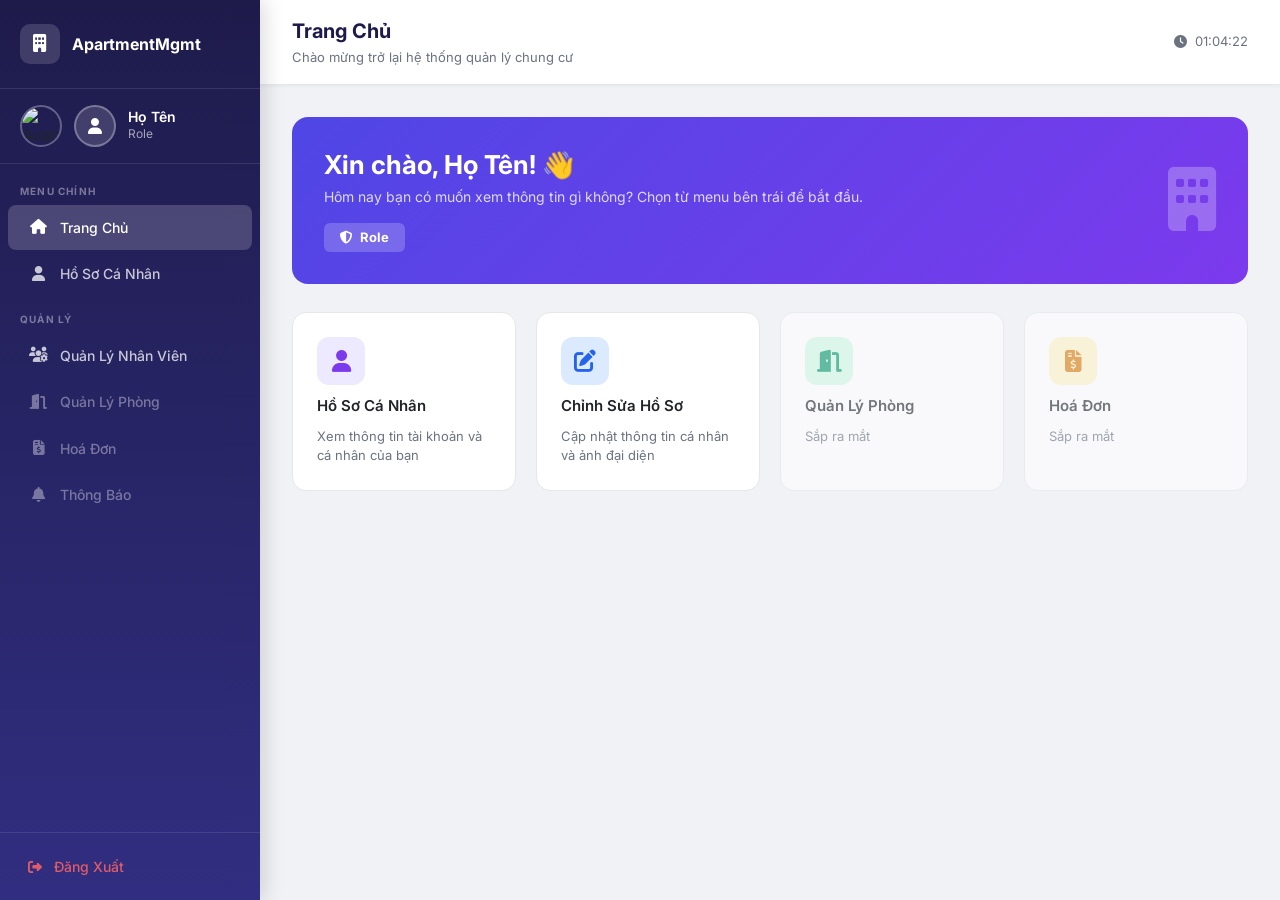
<file: src/main/resources/templates/home/index.html>
<!DOCTYPE html>
<html lang="vi" xmlns:th="http://www.thymeleaf.org">

<head>
    <meta charset="UTF-8">
    <meta name="viewport" content="width=device-width, initial-scale=1.0">
    <title>Trang Chủ | ApartmentManagement</title>
    <link href="https://cdn.jsdelivr.net/npm/bootstrap@5.3.2/dist/css/bootstrap.min.css" rel="stylesheet">
    <link href="https://cdnjs.cloudflare.com/ajax/libs/font-awesome/6.4.0/css/all.min.css" rel="stylesheet">
    <link href="https://fonts.googleapis.com/css2?family=Inter:wght@300;400;500;600;700&display=swap" rel="stylesheet">
    <link th:href="@{/css/style.css}" rel="stylesheet">
    <style>
        body {
            font-family: 'Inter', sans-serif;
            background: #f0f2f5;
            margin: 0;
        }

        /* ===== SIDEBAR ===== */
        .sidebar {
            width: 260px;
            min-height: 100vh;
            background: linear-gradient(180deg, #1e1b4b 0%, #312e81 100%);
            position: fixed;
            top: 0;
            left: 0;
            display: flex;
            flex-direction: column;
            z-index: 100;
            box-shadow: 4px 0 20px rgba(0, 0, 0, 0.15);
            transition: transform 0.3s ease;
        }

        .sidebar-brand {
            padding: 24px 20px;
            border-bottom: 1px solid rgba(255, 255, 255, 0.1);
            display: flex;
            align-items: center;
            gap: 12px;
            text-decoration: none;
        }

        .sidebar-brand-icon {
            width: 40px;
            height: 40px;
            background: rgba(255, 255, 255, 0.15);
            border-radius: 10px;
            display: flex;
            align-items: center;
            justify-content: center;
            font-size: 18px;
            color: white;
        }

        .sidebar-brand-text {
            color: white;
            font-weight: 700;
            font-size: 16px;
        }

        /* User info block */
        .sidebar-user {
            padding: 16px 20px;
            display: flex;
            align-items: center;
            gap: 12px;
            border-bottom: 1px solid rgba(255, 255, 255, 0.1);
        }

        .sidebar-avatar {
            width: 42px;
            height: 42px;
            border-radius: 50%;
            object-fit: cover;
            border: 2px solid rgba(255, 255, 255, 0.3);
        }

        .sidebar-avatar-placeholder {
            width: 42px;
            height: 42px;
            border-radius: 50%;
            background: rgba(255, 255, 255, 0.15);
            display: flex;
            align-items: center;
            justify-content: center;
            color: white;
            font-size: 16px;
            border: 2px solid rgba(255, 255, 255, 0.3);
        }

        .sidebar-user-name {
            color: white;
            font-weight: 600;
            font-size: 14px;
            line-height: 1.2;
        }

        .sidebar-user-role {
            color: rgba(255, 255, 255, 0.6);
            font-size: 12px;
        }

        /* Nav items */
        .sidebar-nav {
            flex: 1;
            padding: 12px 0;
        }

        .sidebar-section-label {
            padding: 8px 20px 4px;
            font-size: 10px;
            font-weight: 700;
            letter-spacing: 1.2px;
            text-transform: uppercase;
            color: rgba(255, 255, 255, 0.4);
        }

        .sidebar-nav-item {
            display: flex;
            align-items: center;
            gap: 12px;
            padding: 11px 20px;
            color: rgba(255, 255, 255, 0.75);
            text-decoration: none;
            font-size: 14px;
            font-weight: 500;
            border-radius: 0;
            transition: all 0.2s;
            margin: 2px 8px;
            border-radius: 8px;
        }

        .sidebar-nav-item:hover {
            background: rgba(255, 255, 255, 0.12);
            color: white;
            transform: translateX(3px);
        }

        .sidebar-nav-item.active {
            background: rgba(255, 255, 255, 0.18);
            color: white;
        }

        .sidebar-nav-item .nav-icon {
            width: 20px;
            text-align: center;
            font-size: 15px;
        }

        /* Sidebar footer */
        .sidebar-footer {
            padding: 12px 8px;
            border-top: 1px solid rgba(255, 255, 255, 0.1);
        }

        .sidebar-logout {
            display: flex;
            align-items: center;
            gap: 12px;
            padding: 11px 20px;
            color: rgba(255, 100, 100, 0.85);
            text-decoration: none;
            font-size: 14px;
            font-weight: 500;
            border-radius: 8px;
            transition: all 0.2s;
        }

        .sidebar-logout:hover {
            background: rgba(255, 100, 100, 0.12);
            color: #ff6b6b;
        }

        /* ===== MAIN CONTENT ===== */
        .main-content {
            margin-left: 260px;
            min-height: 100vh;
            display: flex;
            flex-direction: column;
        }

        /* Top bar */
        .topbar {
            background: white;
            padding: 16px 32px;
            display: flex;
            align-items: center;
            justify-content: space-between;
            border-bottom: 1px solid #e5e7eb;
            box-shadow: 0 1px 4px rgba(0, 0, 0, 0.05);
        }

        .topbar-title {
            font-size: 20px;
            font-weight: 700;
            color: #1e1b4b;
        }

        .topbar-subtitle {
            font-size: 13px;
            color: #6b7280;
            margin-top: 2px;
        }

        .topbar-right {
            display: flex;
            align-items: center;
            gap: 12px;
        }

        .topbar-time {
            font-size: 13px;
            color: #6b7280;
        }

        /* Page body */
        .page-body {
            padding: 32px;
            flex: 1;
        }

        /* Welcome card */
        .welcome-card {
            background: linear-gradient(135deg, #4f46e5 0%, #7c3aed 100%);
            border-radius: 16px;
            padding: 32px;
            color: white;
            margin-bottom: 28px;
            display: flex;
            align-items: center;
            justify-content: space-between;
        }

        .welcome-card h2 {
            font-size: 26px;
            font-weight: 700;
            margin-bottom: 6px;
        }

        .welcome-card p {
            color: rgba(255, 255, 255, 0.8);
            font-size: 14px;
            margin: 0;
        }

        .welcome-icon {
            font-size: 64px;
            opacity: 0.25;
        }

        /* Quick action cards */
        .quick-actions {
            display: grid;
            grid-template-columns: repeat(auto-fill, minmax(220px, 1fr));
            gap: 20px;
            margin-bottom: 28px;
        }

        .action-card {
            background: white;
            border-radius: 14px;
            padding: 24px;
            display: flex;
            flex-direction: column;
            gap: 12px;
            text-decoration: none;
            color: inherit;
            border: 1px solid #e5e7eb;
            transition: all 0.2s;
            cursor: pointer;
        }

        .action-card:hover {
            transform: translateY(-3px);
            box-shadow: 0 8px 24px rgba(0, 0, 0, 0.1);
            color: inherit;
        }

        .action-card-icon {
            width: 48px;
            height: 48px;
            border-radius: 12px;
            display: flex;
            align-items: center;
            justify-content: center;
            font-size: 22px;
        }

        .action-card h5 {
            font-size: 15px;
            font-weight: 600;
            margin: 0;
        }

        .action-card p {
            font-size: 13px;
            color: #6b7280;
            margin: 0;
        }

        /* Responsive */
        @media (max-width: 768px) {
            .sidebar {
                transform: translateX(-100%);
            }

            .main-content {
                margin-left: 0;
            }
        }
    </style>
</head>

<body>

    <!-- ===== SIDEBAR ===== -->
    <div class="sidebar">
        <!-- Logo -->
        <a class="sidebar-brand" th:href="@{/home}">
            <div class="sidebar-brand-icon"><i class="fas fa-building"></i></div>
            <span class="sidebar-brand-text">ApartmentMgmt</span>
        </a>

        <!-- User info -->
        <div class="sidebar-user">
            <img th:if="${session.loggedUser != null and session.loggedUser.avatar != null and !#strings.isEmpty(session.loggedUser.avatar)}"
                th:src="${session.loggedUser.avatar}" class="sidebar-avatar" alt="Avatar">
            <div th:unless="${session.loggedUser != null and session.loggedUser.avatar != null and !#strings.isEmpty(session.loggedUser.avatar)}"
                class="sidebar-avatar-placeholder">
                <i class="fas fa-user"></i>
            </div>
            <div>
                <div class="sidebar-user-name"
                    th:text="${session.loggedUser != null ? session.loggedUser.fullName : ''}">Họ Tên</div>
                <div class="sidebar-user-role"
                    th:text="${session.loggedUser != null ? session.loggedUser.role.roleName : ''}">Role</div>
            </div>
        </div>

        <!-- Navigation -->
        <nav class="sidebar-nav">
            <div class="sidebar-section-label">Menu chính</div>

            <a th:href="@{/home}" class="sidebar-nav-item active">
                <span class="nav-icon"><i class="fas fa-home"></i></span>
                Trang Chủ
            </a>

            <a th:href="@{/profile}" class="sidebar-nav-item">
                <span class="nav-icon"><i class="fas fa-user"></i></span>
                Hồ Sơ Cá Nhân
            </a>


            <!-- Placeholder items - sẽ bổ sung sau -->
            <div class="sidebar-section-label" style="margin-top:8px">Quản lý</div>

            <!-- Chỉ hiển thị cho Admin và Manager -->
            <a th:if="${session.loggedUser.role.roleName == 'Admin' or session.loggedUser.role.roleName == 'Manager'}"
                th:href="@{/admin/staff}" class="sidebar-nav-item">
                <span class="nav-icon"><i class="fas fa-users-cog"></i></span>
                Quản Lý Nhân Viên
            </a>

            <a href="#" class="sidebar-nav-item" style="opacity:0.5; cursor:not-allowed">
                <span class="nav-icon"><i class="fas fa-door-open"></i></span>
                Quản Lý Phòng
            </a>

            <a href="#" class="sidebar-nav-item" style="opacity:0.5; cursor:not-allowed">
                <span class="nav-icon"><i class="fas fa-file-invoice-dollar"></i></span>
                Hoá Đơn
            </a>

            <a href="#" class="sidebar-nav-item" style="opacity:0.5; cursor:not-allowed">
                <span class="nav-icon"><i class="fas fa-bell"></i></span>
                Thông Báo
            </a>
        </nav>

        <!-- Logout -->
        <div class="sidebar-footer">
            <a th:href="@{/logout}" class="sidebar-logout">
                <span class="nav-icon"><i class="fas fa-sign-out-alt"></i></span>
                Đăng Xuất
            </a>
        </div>
    </div>
    <!-- ===== END SIDEBAR ===== -->

    <!-- ===== MAIN CONTENT ===== -->
    <div class="main-content">
        <!-- Topbar -->
        <div class="topbar">
            <div>
                <div class="topbar-title">Trang Chủ</div>
                <div class="topbar-subtitle">Chào mừng trở lại hệ thống quản lý chung cư</div>
            </div>
            <div class="topbar-right">
                <span class="topbar-time"><i class="fas fa-clock me-1"></i>
                    <span id="clock"></span>
                </span>
            </div>
        </div>

        <!-- Page body -->
        <div class="page-body">

            <!-- Welcome banner -->
            <div class="welcome-card">
                <div>
                    <h2>Xin chào, <span th:text="${user.fullName}">Họ Tên</span>! 👋</h2>
                    <p>Hôm nay bạn có muốn xem thông tin gì không? Chọn từ menu bên trái để bắt đầu.</p>

                    <!-- Role badge -->
                    <span class="badge mt-3 px-3 py-2" style="font-size:13px; background:rgba(255,255,255,0.2)">
                        <i class="fas fa-shield-alt me-1"></i>
                        <span th:text="${user.role.roleName}">Role</span>
                    </span>
                </div>
                <div class="welcome-icon">
                    <i class="fas fa-building"></i>
                </div>
            </div>

            <!-- Quick actions -->
            <div class="quick-actions">
                <a th:href="@{/profile}" class="action-card">
                    <div class="action-card-icon" style="background:#ede9fe; color:#7c3aed">
                        <i class="fas fa-user"></i>
                    </div>
                    <h5>Hồ Sơ Cá Nhân</h5>
                    <p>Xem thông tin tài khoản và cá nhân của bạn</p>
                </a>

                <a th:href="@{/profile/edit}" class="action-card">
                    <div class="action-card-icon" style="background:#dbeafe; color:#2563eb">
                        <i class="fas fa-edit"></i>
                    </div>
                    <h5>Chỉnh Sửa Hồ Sơ</h5>
                    <p>Cập nhật thông tin cá nhân và ảnh đại diện</p>
                </a>

                <div class="action-card" style="opacity:0.6; cursor:not-allowed">
                    <div class="action-card-icon" style="background:#d1fae5; color:#059669">
                        <i class="fas fa-door-open"></i>
                    </div>
                    <h5>Quản Lý Phòng</h5>
                    <p>Sắp ra mắt</p>
                </div>

                <div class="action-card" style="opacity:0.6; cursor:not-allowed">
                    <div class="action-card-icon" style="background:#fef3c7; color:#d97706">
                        <i class="fas fa-file-invoice-dollar"></i>
                    </div>
                    <h5>Hoá Đơn</h5>
                    <p>Sắp ra mắt</p>
                </div>
            </div>

        </div><!-- end page-body -->
    </div><!-- end main-content -->

    <script src="https://cdn.jsdelivr.net/npm/bootstrap@5.3.2/dist/js/bootstrap.bundle.min.js"></script>
    <script>
        // Đồng hồ realtime trên topbar
        function updateClock() {
            const now = new Date();
            document.getElementById('clock').textContent = now.toLocaleTimeString('vi-VN');
        }
        updateClock();
        setInterval(updateClock, 1000);
    </script>
</body>

</html>
</file>
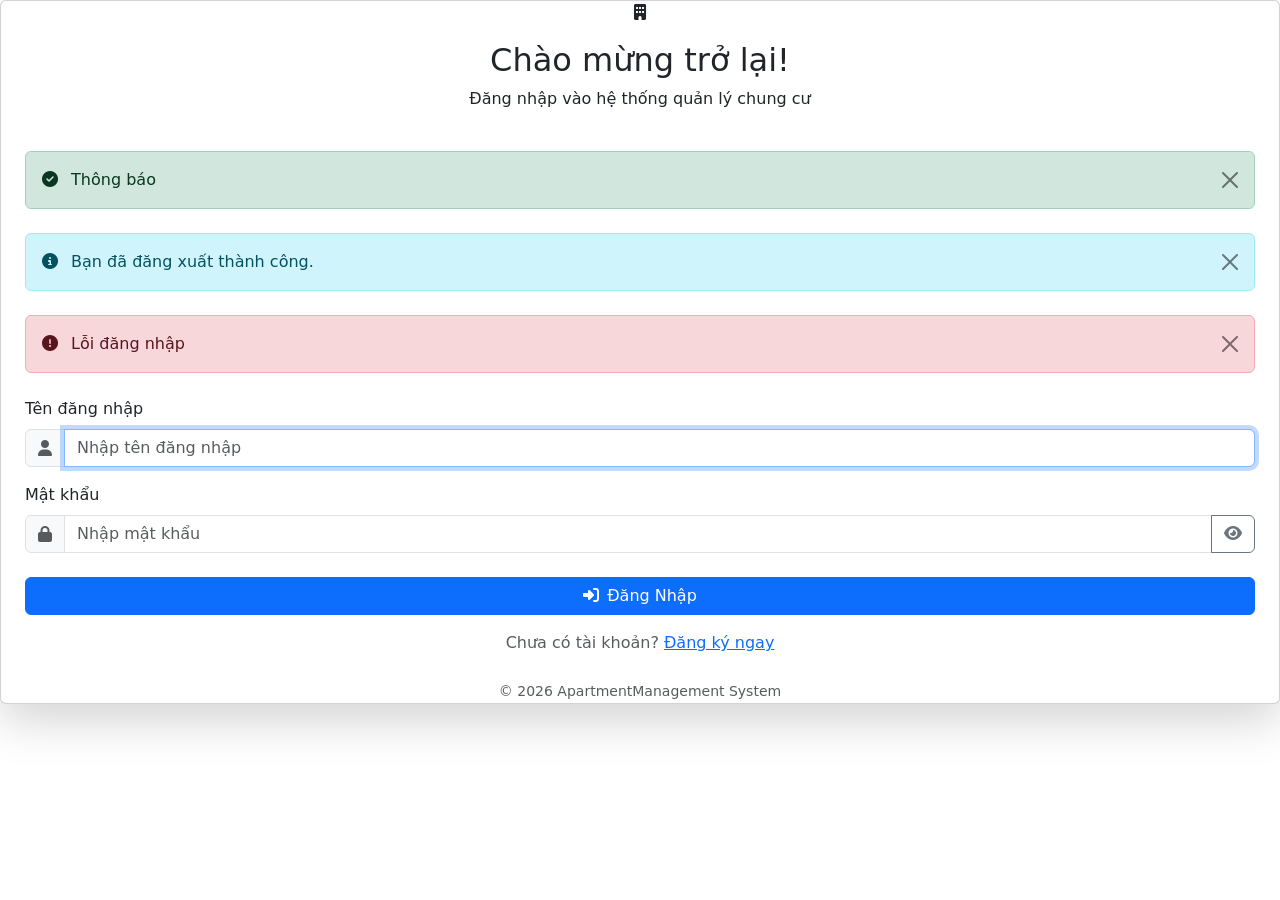
<file: src/main/resources/templates/auth/login.html>
<!DOCTYPE html>
<html lang="vi" xmlns:th="http://www.thymeleaf.org">

<head>
    <meta charset="UTF-8">
    <meta name="viewport" content="width=device-width, initial-scale=1.0">
    <title>Đăng Nhập | ApartmentManagement</title>
    <!-- Bootstrap 5 -->
    <link href="https://cdn.jsdelivr.net/npm/bootstrap@5.3.2/dist/css/bootstrap.min.css" rel="stylesheet">
    <!-- Font Awesome -->
    <link href="https://cdnjs.cloudflare.com/ajax/libs/font-awesome/6.4.0/css/all.min.css" rel="stylesheet">
    <!-- Google Fonts -->
    <link href="https://fonts.googleapis.com/css2?family=Inter:wght@300;400;500;600;700&display=swap" rel="stylesheet">
    <!-- CSS tùy chỉnh -->
    <link th:href="@{/css/style.css}" rel="stylesheet">
</head>

<body class="auth-page">

    <!-- Nền gradient với các hình trang trí -->
    <div class="auth-bg">
        <div class="auth-shape auth-shape-1"></div>
        <div class="auth-shape auth-shape-2"></div>
        <div class="auth-shape auth-shape-3"></div>
    </div>

    <!-- Card đăng nhập căn giữa màn hình -->
    <div class="auth-wrapper">
        <div class="auth-card card shadow-lg">

            <!-- Header card: Logo và tiêu đề -->
            <div class="auth-card-header text-center">
                <div class="auth-logo mb-3">
                    <i class="fas fa-building"></i>
                </div>
                <h2 class="auth-title">Chào mừng trở lại!</h2>
                <p class="auth-subtitle">Đăng nhập vào hệ thống quản lý chung cư</p>
            </div>

            <div class="card-body p-4">

                <!-- Thông báo đăng ký thành công (flash message từ Register) -->
                <div th:if="${successMessage}" class="alert alert-success alert-dismissible fade show mb-4"
                    role="alert">
                    <i class="fas fa-check-circle me-2"></i>
                    <span th:text="${successMessage}">Thông báo</span>
                    <button type="button" class="btn-close" data-bs-dismiss="alert"></button>
                </div>

                <!-- Thông báo đăng xuất thành công -->
                <div th:if="${param.logout}" class="alert alert-info alert-dismissible fade show mb-4" role="alert">
                    <i class="fas fa-info-circle me-2"></i>
                    Bạn đã đăng xuất thành công.
                    <button type="button" class="btn-close" data-bs-dismiss="alert"></button>
                </div>

                <!-- Thông báo lỗi đăng nhập -->
                <div th:if="${error}" class="alert alert-danger alert-dismissible fade show mb-4" role="alert">
                    <i class="fas fa-exclamation-circle me-2"></i>
                    <span th:text="${error}">Lỗi đăng nhập</span>
                    <button type="button" class="btn-close" data-bs-dismiss="alert"></button>
                </div>

                <!-- Form đăng nhập -->
                <form th:action="@{/login}" th:object="${loginForm}" method="post">

                    <!-- Trường Username -->
                    <div class="mb-3">
                        <label for="username" class="form-label fw-medium">Tên đăng nhập</label>
                        <div class="input-group">
                            <span class="input-group-text">
                                <i class="fas fa-user text-muted"></i>
                            </span>
                            <input id="username" type="text" class="form-control" th:field="*{username}"
                                placeholder="Nhập tên đăng nhập" autofocus>
                        </div>
                    </div>

                    <!-- Trường Password -->
                    <div class="mb-4">
                        <label for="password" class="form-label fw-medium">Mật khẩu</label>
                        <div class="input-group">
                            <span class="input-group-text">
                                <i class="fas fa-lock text-muted"></i>
                            </span>
                            <input id="password" type="password" class="form-control" th:field="*{password}"
                                placeholder="Nhập mật khẩu">
                            <!-- Nút show/hide mật khẩu -->
                            <button class="btn btn-outline-secondary" type="button" id="togglePassword" tabindex="-1">
                                <i class="fas fa-eye" id="toggleIcon"></i>
                            </button>
                        </div>
                    </div>

                    <!-- Nút đăng nhập -->
                    <div class="d-grid mb-3">
                        <button type="submit" class="btn btn-primary btn-auth">
                            <i class="fas fa-sign-in-alt me-2"></i>Đăng Nhập
                        </button>
                    </div>
                </form>

                <!-- Link đến trang đăng ký -->
                <div class="text-center">
                    <p class="mb-0 text-muted">
                        Chưa có tài khoản?
                        <a th:href="@{/register}" class="text-primary fw-medium">Đăng ký ngay</a>
                    </p>
                </div>
            </div>

            <!-- Footer card -->
            <div class="auth-card-footer text-center">
                <small class="text-muted">© 2026 ApartmentManagement System</small>
            </div>
        </div>
    </div>

    <!-- Bootstrap JS -->
    <script src="https://cdn.jsdelivr.net/npm/bootstrap@5.3.2/dist/js/bootstrap.bundle.min.js"></script>
    <script>
        // Chức năng hiện/ẩn mật khẩu
        document.getElementById('togglePassword').addEventListener('click', function () {
            const passwordInput = document.getElementById('password');
            const toggleIcon = document.getElementById('toggleIcon');

            if (passwordInput.type === 'password') {
                passwordInput.type = 'text';
                toggleIcon.className = 'fas fa-eye-slash';
            } else {
                passwordInput.type = 'password';
                toggleIcon.className = 'fas fa-eye';
            }
        });
    </script>
</body>

</html>
</file>
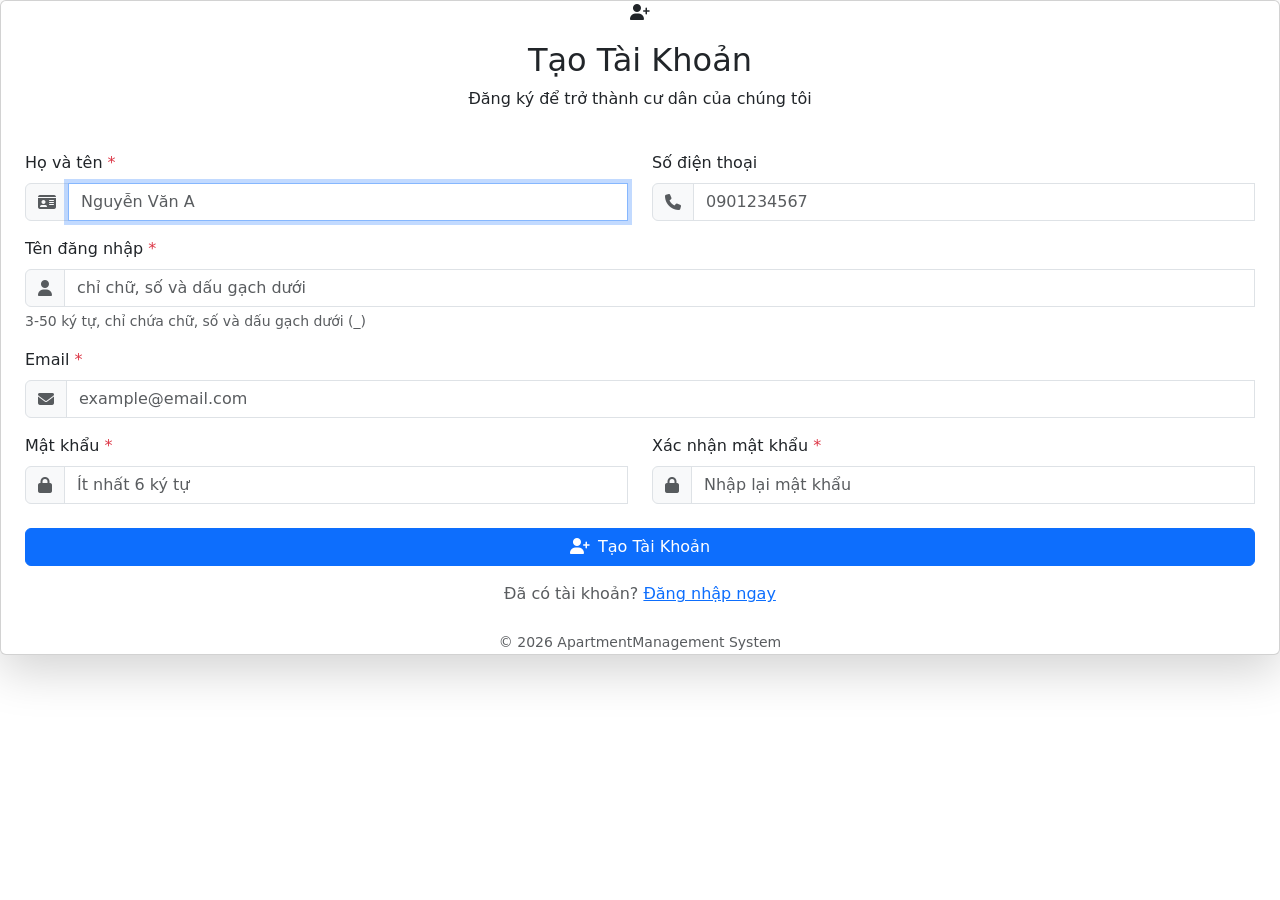
<file: src/main/resources/templates/auth/register.html>
<!DOCTYPE html>
<html lang="vi" xmlns:th="http://www.thymeleaf.org">

<head>
    <meta charset="UTF-8">
    <meta name="viewport" content="width=device-width, initial-scale=1.0">
    <title>Đăng Ký | ApartmentManagement</title>
    <link href="https://cdn.jsdelivr.net/npm/bootstrap@5.3.2/dist/css/bootstrap.min.css" rel="stylesheet">
    <link href="https://cdnjs.cloudflare.com/ajax/libs/font-awesome/6.4.0/css/all.min.css" rel="stylesheet">
    <link href="https://fonts.googleapis.com/css2?family=Inter:wght@300;400;500;600;700&display=swap" rel="stylesheet">
    <link th:href="@{/css/style.css}" rel="stylesheet">
</head>

<body class="auth-page">

    <!-- Nền gradient -->
    <div class="auth-bg">
        <div class="auth-shape auth-shape-1"></div>
        <div class="auth-shape auth-shape-2"></div>
        <div class="auth-shape auth-shape-3"></div>
    </div>

    <!-- Card đăng ký - rộng hơn trang login -->
    <div class="auth-wrapper auth-wrapper-wide">
        <div class="auth-card card shadow-lg">

            <!-- Header -->
            <div class="auth-card-header text-center">
                <div class="auth-logo mb-3">
                    <i class="fas fa-user-plus"></i>
                </div>
                <h2 class="auth-title">Tạo Tài Khoản</h2>
                <p class="auth-subtitle">Đăng ký để trở thành cư dân của chúng tôi</p>
            </div>

            <div class="card-body p-4">
                <!-- Form đăng ký -->
                <form th:action="@{/register}" th:object="${registerForm}" method="post" novalidate>

                    <!-- Hàng 1: Họ và tên + Số điện thoại -->
                    <div class="row">
                        <div class="col-md-6 mb-3">
                            <label for="fullName" class="form-label fw-medium">
                                Họ và tên <span class="text-danger">*</span>
                            </label>
                            <div class="input-group">
                                <span class="input-group-text"><i class="fas fa-id-card text-muted"></i></span>
                                <input id="fullName" type="text" th:field="*{fullName}"
                                    th:classappend="${#fields.hasErrors('fullName')} ? 'is-invalid' : ''"
                                    class="form-control" placeholder="Nguyễn Văn A" autofocus>
                                <!-- Hiển thị lỗi validation -->
                                <div class="invalid-feedback" th:errors="*{fullName}">Lỗi họ tên</div>
                            </div>
                        </div>

                        <div class="col-md-6 mb-3">
                            <label for="phone" class="form-label fw-medium">Số điện thoại</label>
                            <div class="input-group">
                                <span class="input-group-text"><i class="fas fa-phone text-muted"></i></span>
                                <input id="phone" type="text" th:field="*{phone}"
                                    th:classappend="${#fields.hasErrors('phone')} ? 'is-invalid' : ''"
                                    class="form-control" placeholder="0901234567">
                                <div class="invalid-feedback" th:errors="*{phone}">Lỗi SĐT</div>
                            </div>
                        </div>
                    </div>

                    <!-- Hàng 2: Tên đăng nhập -->
                    <div class="mb-3">
                        <label for="username" class="form-label fw-medium">
                            Tên đăng nhập <span class="text-danger">*</span>
                        </label>
                        <div class="input-group">
                            <span class="input-group-text"><i class="fas fa-user text-muted"></i></span>
                            <input id="username" type="text" th:field="*{username}"
                                th:classappend="${#fields.hasErrors('username')} ? 'is-invalid' : ''"
                                class="form-control" placeholder="chỉ chữ, số và dấu gạch dưới">
                            <div class="invalid-feedback" th:errors="*{username}">Lỗi username</div>
                        </div>
                        <div class="form-text">3-50 ký tự, chỉ chứa chữ, số và dấu gạch dưới (_)</div>
                    </div>

                    <!-- Hàng 3: Email -->
                    <div class="mb-3">
                        <label for="email" class="form-label fw-medium">
                            Email <span class="text-danger">*</span>
                        </label>
                        <div class="input-group">
                            <span class="input-group-text"><i class="fas fa-envelope text-muted"></i></span>
                            <input id="email" type="email" th:field="*{email}"
                                th:classappend="${#fields.hasErrors('email')} ? 'is-invalid' : ''" class="form-control"
                                placeholder="example@email.com">
                            <div class="invalid-feedback" th:errors="*{email}">Lỗi email</div>
                        </div>
                    </div>

                    <!-- Hàng 4: Password + Confirm Password -->
                    <div class="row">
                        <div class="col-md-6 mb-3">
                            <label for="password" class="form-label fw-medium">
                                Mật khẩu <span class="text-danger">*</span>
                            </label>
                            <div class="input-group">
                                <span class="input-group-text"><i class="fas fa-lock text-muted"></i></span>
                                <input id="password" type="password" th:field="*{password}"
                                    th:classappend="${#fields.hasErrors('password')} ? 'is-invalid' : ''"
                                    class="form-control" placeholder="Ít nhất 6 ký tự">
                                <div class="invalid-feedback" th:errors="*{password}">Lỗi mật khẩu</div>
                            </div>
                        </div>

                        <div class="col-md-6 mb-3">
                            <label for="confirmPassword" class="form-label fw-medium">
                                Xác nhận mật khẩu <span class="text-danger">*</span>
                            </label>
                            <div class="input-group">
                                <span class="input-group-text"><i class="fas fa-lock text-muted"></i></span>
                                <input id="confirmPassword" type="password" th:field="*{confirmPassword}"
                                    th:classappend="${#fields.hasErrors('confirmPassword')} ? 'is-invalid' : ''"
                                    class="form-control" placeholder="Nhập lại mật khẩu">
                                <div class="invalid-feedback" th:errors="*{confirmPassword}">Lỗi xác nhận</div>
                            </div>
                        </div>
                    </div>

                    <!-- Nút Đăng ký -->
                    <div class="d-grid mt-2">
                        <button type="submit" class="btn btn-primary btn-auth" id="submitBtn">
                            <i class="fas fa-user-plus me-2"></i>Tạo Tài Khoản
                        </button>
                    </div>
                </form>

                <!-- Link đến trang đăng nhập -->
                <div class="text-center mt-3">
                    <p class="mb-0 text-muted">
                        Đã có tài khoản?
                        <a th:href="@{/login}" class="text-primary fw-medium">Đăng nhập ngay</a>
                    </p>
                </div>
            </div>

            <div class="auth-card-footer text-center">
                <small class="text-muted">© 2026 ApartmentManagement System</small>
            </div>
        </div>
    </div>

    <script src="https://cdn.jsdelivr.net/npm/bootstrap@5.3.2/dist/js/bootstrap.bundle.min.js"></script>
    <script>
        // Spinner khi submit form
        document.querySelector('form').addEventListener('submit', function () {
            const btn = document.getElementById('submitBtn');
            btn.innerHTML = '<span class="spinner-border spinner-border-sm me-2"></span>Đang xử lý...';
            btn.disabled = true;
        });
    </script>
</body>

</html>
</file>
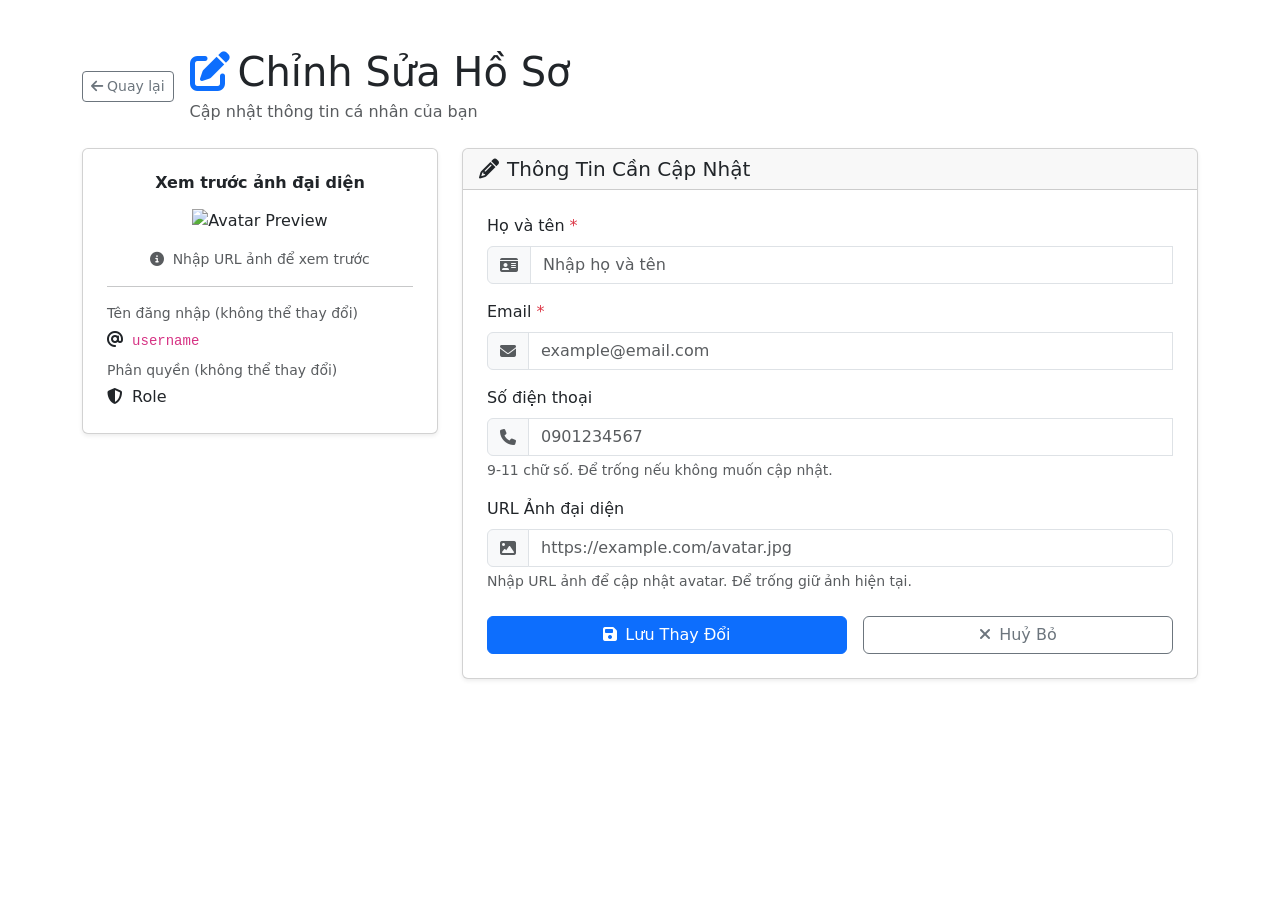
<file: src/main/resources/templates/profile/edit.html>
<!DOCTYPE html>
<html lang="vi" xmlns:th="http://www.thymeleaf.org">

<head>
    <meta charset="UTF-8">
    <meta name="viewport" content="width=device-width, initial-scale=1.0">
    <title>Chỉnh Sửa Hồ Sơ | ApartmentManagement</title>
    <link href="https://cdn.jsdelivr.net/npm/bootstrap@5.3.2/dist/css/bootstrap.min.css" rel="stylesheet">
    <link href="https://cdnjs.cloudflare.com/ajax/libs/font-awesome/6.4.0/css/all.min.css" rel="stylesheet">
    <link href="https://fonts.googleapis.com/css2?family=Inter:wght@300;400;500;600;700&display=swap" rel="stylesheet">
    <link th:href="@{/css/style.css}" rel="stylesheet">
</head>

<body class="app-page">

    <!-- Nhúng Navbar từ layout chung -->
    <div th:replace="~{layout/base :: #mainNavbar}"></div>

    <div class="container py-5">

        <!-- Tiêu đề trang -->
        <div class="d-flex align-items-center mb-4">
            <a th:href="@{/profile}" class="btn btn-outline-secondary btn-sm me-3">
                <i class="fas fa-arrow-left me-1"></i>Quay lại
            </a>
            <div>
                <h1 class="page-title mb-1">
                    <i class="fas fa-edit me-2 text-primary"></i>Chỉnh Sửa Hồ Sơ
                </h1>
                <p class="text-muted mb-0">Cập nhật thông tin cá nhân của bạn</p>
            </div>
        </div>

        <div class="row g-4">

            <!-- Cột trái: Preview avatar -->
            <div class="col-lg-4">
                <div class="card shadow-sm">
                    <div class="card-body text-center p-4">
                        <h6 class="fw-semibold mb-3">Xem trước ảnh đại diện</h6>

                        <!-- Avatar preview - tự động cập nhật khi nhập URL -->
                        <div class="profile-avatar-wrapper mb-3">
                            <img id="avatarPreview"
                                th:src="${user.avatar != null and !#strings.isEmpty(user.avatar) ? user.avatar : 'https://ui-avatars.com/api/?name=' + user.fullName + '&background=6366f1&color=fff&size=200'}"
                                class="profile-avatar" alt="Avatar Preview"
                                onerror="this.style.display='none'; document.getElementById('avatarFallback').style.display='flex';">
                            <div id="avatarFallback" class="profile-avatar-default" style="display:none;">
                                <i class="fas fa-user"></i>
                            </div>
                        </div>

                        <p class="text-muted small">
                            <i class="fas fa-info-circle me-1"></i>
                            Nhập URL ảnh để xem trước
                        </p>

                        <hr>
                        <!-- Thông tin không thể sửa (readonly) -->
                        <div class="text-start">
                            <small class="text-muted d-block mb-1">Tên đăng nhập (không thể thay đổi)</small>
                            <div class="readonly-field">
                                <i class="fas fa-at me-1"></i>
                                <code th:text="${user.username}">username</code>
                            </div>

                            <small class="text-muted d-block mb-1 mt-2">Phân quyền (không thể thay đổi)</small>
                            <div class="readonly-field">
                                <i class="fas fa-shield-alt me-1"></i>
                                <span th:text="${user.role.roleName}">Role</span>
                            </div>
                        </div>
                    </div>
                </div>
            </div>

            <!-- Cột phải: Form chỉnh sửa -->
            <div class="col-lg-8">
                <div class="card shadow-sm">
                    <div class="card-header profile-section-header">
                        <h5 class="mb-0">
                            <i class="fas fa-pencil-alt me-2"></i>Thông Tin Cần Cập Nhật
                        </h5>
                    </div>
                    <div class="card-body p-4">

                        <form th:action="@{/profile/edit}" th:object="${editDto}" method="post" novalidate>

                            <!-- Họ và tên -->
                            <div class="mb-3">
                                <label for="fullName" class="form-label fw-medium">
                                    Họ và tên <span class="text-danger">*</span>
                                </label>
                                <div class="input-group">
                                    <span class="input-group-text"><i class="fas fa-id-card text-muted"></i></span>
                                    <input id="fullName" type="text" th:field="*{fullName}"
                                        th:classappend="${#fields.hasErrors('fullName')} ? 'is-invalid' : ''"
                                        class="form-control" placeholder="Nhập họ và tên">
                                    <div class="invalid-feedback" th:errors="*{fullName}">Lỗi</div>
                                </div>
                            </div>

                            <!-- Email -->
                            <div class="mb-3">
                                <label for="email" class="form-label fw-medium">
                                    Email <span class="text-danger">*</span>
                                </label>
                                <div class="input-group">
                                    <span class="input-group-text"><i class="fas fa-envelope text-muted"></i></span>
                                    <input id="email" type="email" th:field="*{email}"
                                        th:classappend="${#fields.hasErrors('email')} ? 'is-invalid' : ''"
                                        class="form-control" placeholder="example@email.com">
                                    <div class="invalid-feedback" th:errors="*{email}">Lỗi</div>
                                </div>
                            </div>

                            <!-- Số điện thoại -->
                            <div class="mb-3">
                                <label for="phone" class="form-label fw-medium">Số điện thoại</label>
                                <div class="input-group">
                                    <span class="input-group-text"><i class="fas fa-phone text-muted"></i></span>
                                    <input id="phone" type="text" th:field="*{phone}"
                                        th:classappend="${#fields.hasErrors('phone')} ? 'is-invalid' : ''"
                                        class="form-control" placeholder="0901234567">
                                    <div class="invalid-feedback" th:errors="*{phone}">Lỗi</div>
                                </div>
                                <div class="form-text">9-11 chữ số. Để trống nếu không muốn cập nhật.</div>
                            </div>

                            <!-- URL Avatar -->
                            <div class="mb-4">
                                <label for="avatar" class="form-label fw-medium">URL Ảnh đại diện</label>
                                <div class="input-group">
                                    <span class="input-group-text"><i class="fas fa-image text-muted"></i></span>
                                    <input id="avatar" type="url" th:field="*{avatar}" class="form-control"
                                        placeholder="https://example.com/avatar.jpg">
                                </div>
                                <div class="form-text">Nhập URL ảnh để cập nhật avatar. Để trống giữ ảnh hiện tại.</div>
                            </div>

                            <!-- Nút Lưu và Huỷ -->
                            <div class="d-flex gap-3">
                                <button type="submit" class="btn btn-primary flex-grow-1">
                                    <i class="fas fa-save me-2"></i>Lưu Thay Đổi
                                </button>
                                <a th:href="@{/profile}" class="btn btn-outline-secondary flex-grow-1">
                                    <i class="fas fa-times me-2"></i>Huỷ Bỏ
                                </a>
                            </div>

                        </form>
                    </div>
                </div>
            </div>
        </div>
    </div>

    <script src="https://cdn.jsdelivr.net/npm/bootstrap@5.3.2/dist/js/bootstrap.bundle.min.js"></script>
    <script>
        /**
         * Preview avatar realtime khi nhập URL vào input
         * Khi user gõ URL ảnh → ảnh preview phía trái tự động cập nhật
         */
        const avatarInput = document.getElementById('avatar');
        const avatarPreview = document.getElementById('avatarPreview');
        const avatarFallback = document.getElementById('avatarFallback');

        avatarInput.addEventListener('input', function () {
            const url = this.value.trim();
            if (url) {
                avatarPreview.src = url;
                avatarPreview.style.display = 'block';
                avatarFallback.style.display = 'none';

                // Xử lý khi URL ảnh không hợp lệ
                avatarPreview.onerror = function () {
                    this.style.display = 'none';
                    avatarFallback.style.display = 'flex';
                };
            }
        });
    </script>
</body>

</html>
</file>
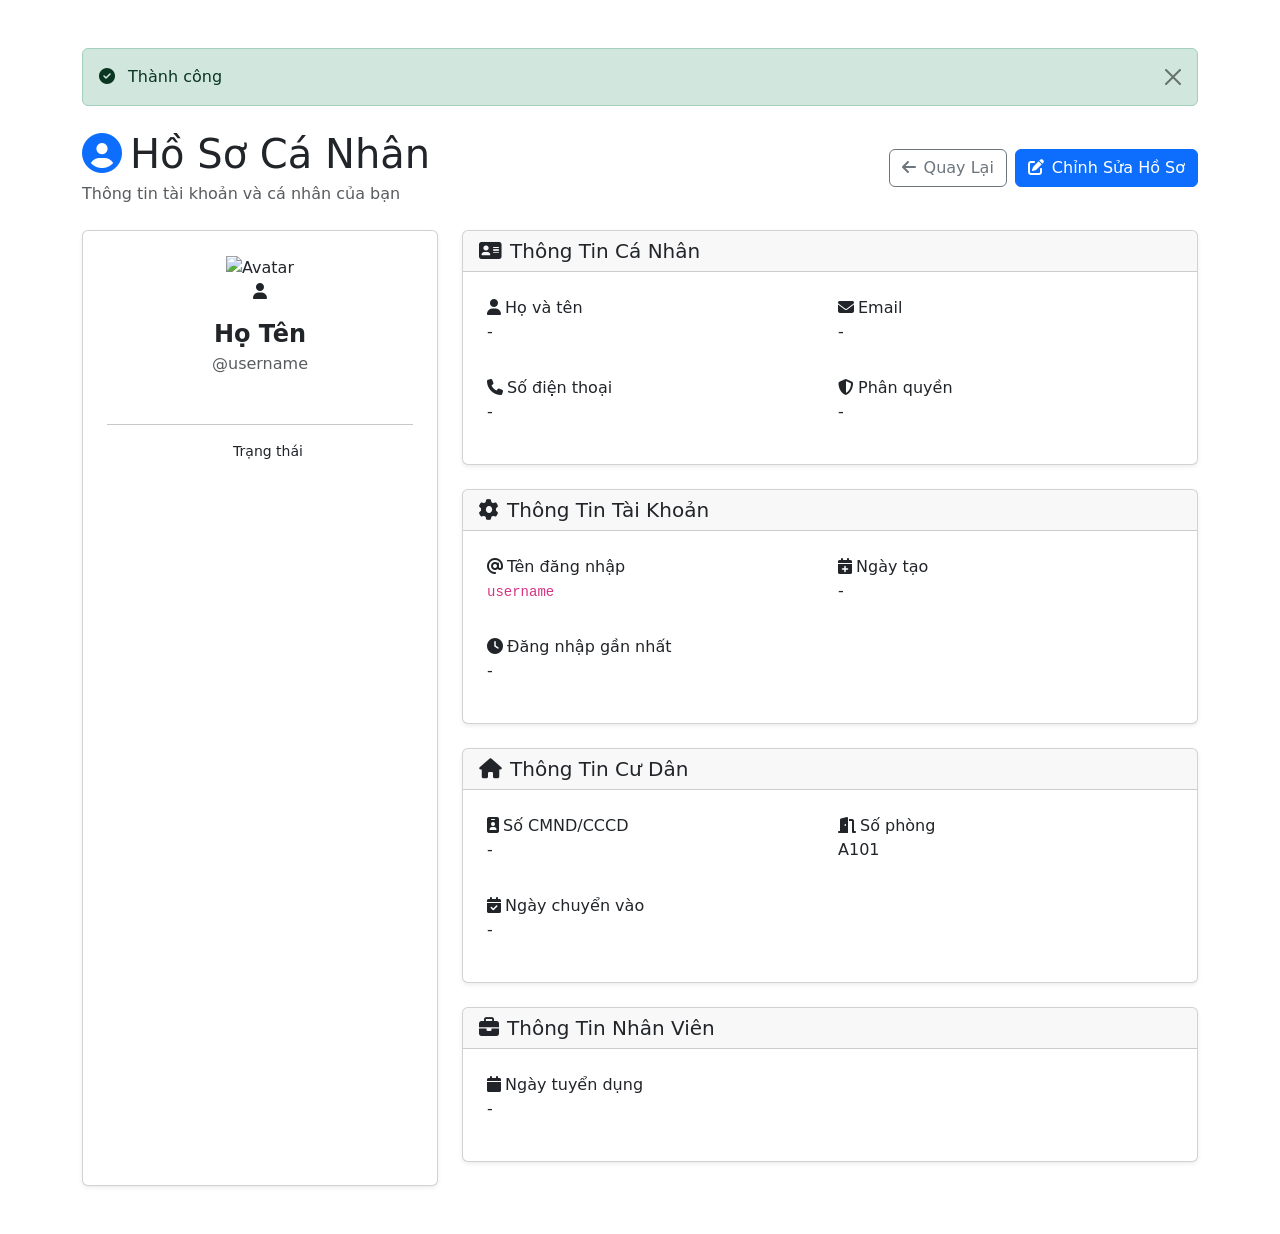
<file: src/main/resources/templates/profile/view.html>
<!DOCTYPE html>
<html lang="vi" xmlns:th="http://www.thymeleaf.org">

<head>
    <meta charset="UTF-8">
    <meta name="viewport" content="width=device-width, initial-scale=1.0">
    <title>Hồ Sơ Cá Nhân | ApartmentManagement</title>
    <link href="https://cdn.jsdelivr.net/npm/bootstrap@5.3.2/dist/css/bootstrap.min.css" rel="stylesheet">
    <link href="https://cdnjs.cloudflare.com/ajax/libs/font-awesome/6.4.0/css/all.min.css" rel="stylesheet">
    <link href="https://fonts.googleapis.com/css2?family=Inter:wght@300;400;500;600;700&display=swap" rel="stylesheet">
    <link th:href="@{/css/style.css}" rel="stylesheet">
</head>

<body class="app-page">

    <!-- Nhúng Navbar từ layout chung -->
    <div th:replace="~{layout/base :: #mainNavbar}"></div>

    <!-- Nội dung trang -->
    <div class="container py-5">

        <!-- Flash message thành công (sau khi Edit Profile) -->
        <div th:if="${successMessage}" class="alert alert-success alert-dismissible fade show mb-4" role="alert">
            <i class="fas fa-check-circle me-2"></i>
            <span th:text="${successMessage}">Thành công</span>
            <button type="button" class="btn-close" data-bs-dismiss="alert"></button>
        </div>

        <!-- Tiêu đề trang -->
        <div class="d-flex justify-content-between align-items-center mb-4">
            <div>
                <h1 class="page-title mb-1">
                    <i class="fas fa-user-circle me-2 text-primary"></i>Hồ Sơ Cá Nhân
                </h1>
                <p class="text-muted mb-0">Thông tin tài khoản và cá nhân của bạn</p>
            </div>
            <!-- Nút góc trên phải -->
            <div class="d-flex gap-2">
                <a th:href="@{/home}" class="btn btn-outline-secondary">
                    <i class="fas fa-arrow-left me-2"></i>Quay Lại
                </a>
                <a th:href="@{/profile/edit}" class="btn btn-primary">
                    <i class="fas fa-edit me-2"></i>Chỉnh Sửa Hồ Sơ
                </a>
            </div>
        </div>

        <div class="row g-4">

            <!-- Cột trái: Avatar và thông tin tóm tắt -->
            <div class="col-lg-4">
                <div class="card profile-card shadow-sm h-100">
                    <div class="card-body text-center p-4">

                        <!-- Avatar tròn 100px -->
                        <div class="profile-avatar-wrapper mb-3">
                            <img th:if="${user.avatar != null and !#strings.isEmpty(user.avatar)}"
                                th:src="${user.avatar}" class="profile-avatar" alt="Avatar">
                            <!-- Avatar mặc định nếu chưa có -->
                            <div th:unless="${user.avatar != null and !#strings.isEmpty(user.avatar)}"
                                class="profile-avatar-default">
                                <i class="fas fa-user"></i>
                            </div>
                        </div>

                        <!-- Họ tên -->
                        <h4 class="fw-bold mb-1" th:text="${user.fullName}">Họ Tên</h4>

                        <!-- Username -->
                        <p class="text-muted mb-2" th:text="'@' + ${user.username}">@username</p>

                        <!-- Badge Role với màu theo yêu cầu -->
                        <span class="badge role-badge role-admin" th:if="${user.role.roleName == 'Admin'}"
                            th:text="${user.role.roleName}">Admin</span>

                        <span class="badge role-badge role-staff" th:if="${user.role.roleName == 'Staff'}"
                            th:text="${user.role.roleName}">Staff</span>

                        <span class="badge role-badge role-resident" th:if="${user.role.roleName == 'Resident'}"
                            th:text="${user.role.roleName}">Resident</span>

                        <span class="badge role-badge role-manager" th:if="${user.role.roleName == 'Manager'}"
                            th:text="${user.role.roleName}">Manager</span>

                        <hr class="my-3">

                        <!-- Trạng thái tài khoản -->
                        <div class="d-flex justify-content-center align-items-center gap-2">
                            <span class="status-dot active" th:if="${user.isActive}"></span>
                            <span class="status-dot inactive" th:unless="${user.isActive}"></span>
                            <small th:text="${user.isActive} ? 'Tài khoản đang hoạt động' : 'Tài khoản bị khoá'"
                                th:class="${user.isActive} ? 'text-success' : 'text-danger'">
                                Trạng thái
                            </small>
                        </div>
                    </div>
                </div>
            </div>

            <!-- Cột phải: Thông tin chi tiết -->
            <div class="col-lg-8">

                <!-- Card 1: Thông tin cá nhân -->
                <div class="card shadow-sm mb-4">
                    <div class="card-header profile-section-header">
                        <h5 class="mb-0">
                            <i class="fas fa-address-card me-2"></i>Thông Tin Cá Nhân
                        </h5>
                    </div>
                    <div class="card-body p-4">
                        <div class="row g-3">

                            <div class="col-sm-6">
                                <label class="info-label"><i class="fas fa-user me-1"></i>Họ và tên</label>
                                <p class="info-value" th:text="${user.fullName}">-</p>
                            </div>

                            <div class="col-sm-6">
                                <label class="info-label"><i class="fas fa-envelope me-1"></i>Email</label>
                                <p class="info-value" th:text="${user.email}">-</p>
                            </div>

                            <div class="col-sm-6">
                                <label class="info-label"><i class="fas fa-phone me-1"></i>Số điện thoại</label>
                                <p class="info-value" th:text="${user.phone != null ? user.phone : 'Chưa cập nhật'}">-
                                </p>
                            </div>

                            <div class="col-sm-6">
                                <label class="info-label"><i class="fas fa-shield-alt me-1"></i>Phân quyền</label>
                                <p class="info-value" th:text="${user.role.roleName}">-</p>
                            </div>
                        </div>
                    </div>
                </div>

                <!-- Card 2: Thông tin tài khoản -->
                <div class="card shadow-sm mb-4">
                    <div class="card-header profile-section-header">
                        <h5 class="mb-0">
                            <i class="fas fa-cog me-2"></i>Thông Tin Tài Khoản
                        </h5>
                    </div>
                    <div class="card-body p-4">
                        <div class="row g-3">

                            <div class="col-sm-6">
                                <label class="info-label"><i class="fas fa-at me-1"></i>Tên đăng nhập</label>
                                <p class="info-value">
                                    <code th:text="${user.username}">username</code>
                                </p>
                            </div>

                            <div class="col-sm-6">
                                <label class="info-label"><i class="fas fa-calendar-plus me-1"></i>Ngày tạo</label>
                                <p class="info-value"
                                    th:text="${user.createdDate != null ? #temporals.format(user.createdDate, 'dd/MM/yyyy HH:mm') : 'Không rõ'}">
                                    -
                                </p>
                            </div>

                            <div class="col-sm-6">
                                <label class="info-label"><i class="fas fa-clock me-1"></i>Đăng nhập gần nhất</label>
                                <p class="info-value"
                                    th:text="${user.lastLogin != null ? #temporals.format(user.lastLogin, 'dd/MM/yyyy HH:mm') : 'Chưa có dữ liệu'}">
                                    -
                                </p>
                            </div>
                        </div>
                    </div>
                </div>

                <!-- Card 3: Thông tin Resident (chỉ hiện khi là Resident) -->
                <div class="card shadow-sm mb-4" th:if="${resident != null}">
                    <div class="card-header profile-section-header profile-section-resident">
                        <h5 class="mb-0">
                            <i class="fas fa-home me-2"></i>Thông Tin Cư Dân
                        </h5>
                    </div>
                    <div class="card-body p-4">
                        <div class="row g-3">

                            <div class="col-sm-6">
                                <label class="info-label"><i class="fas fa-id-badge me-1"></i>Số CMND/CCCD</label>
                                <p class="info-value"
                                    th:text="${resident.idCard != null ? resident.idCard : 'Chưa cập nhật'}">-</p>
                            </div>

                            <div class="col-sm-6">
                                <label class="info-label"><i class="fas fa-door-open me-1"></i>Số phòng</label>
                                <p class="info-value">
                                    <span class="apartment-badge"
                                        th:text="${resident.apartmentId != null ? resident.apartmentId : 'Chưa phân phòng'}">
                                        A101
                                    </span>
                                </p>
                            </div>

                            <div class="col-sm-6">
                                <label class="info-label"><i class="fas fa-calendar-check me-1"></i>Ngày chuyển
                                    vào</label>
                                <p class="info-value"
                                    th:text="${resident.moveInDate != null ? #temporals.format(resident.moveInDate, 'dd/MM/yyyy') : 'Chưa cập nhật'}">
                                    -
                                </p>
                            </div>
                        </div>
                    </div>
                </div>

                <!-- Card 4: Thông tin Staff (chỉ hiện khi là Staff) -->
                <div class="card shadow-sm mb-4" th:if="${staff != null}">
                    <div class="card-header profile-section-header profile-section-staff">
                        <h5 class="mb-0">
                            <i class="fas fa-briefcase me-2"></i>Thông Tin Nhân Viên
                        </h5>
                    </div>
                    <div class="card-body p-4">
                        <div class="row g-3">

                            <div class="col-sm-6">
                                <label class="info-label"><i class="fas fa-calendar me-1"></i>Ngày tuyển dụng</label>
                                <p class="info-value"
                                    th:text="${staff.hireDate != null ? #temporals.format(staff.hireDate, 'dd/MM/yyyy') : 'Chưa cập nhật'}">
                                    -
                                </p>
                            </div>
                        </div>
                    </div>
                </div>

            </div>
        </div>
    </div>

    <script src="https://cdn.jsdelivr.net/npm/bootstrap@5.3.2/dist/js/bootstrap.bundle.min.js"></script>
</body>

</html>
</file>
